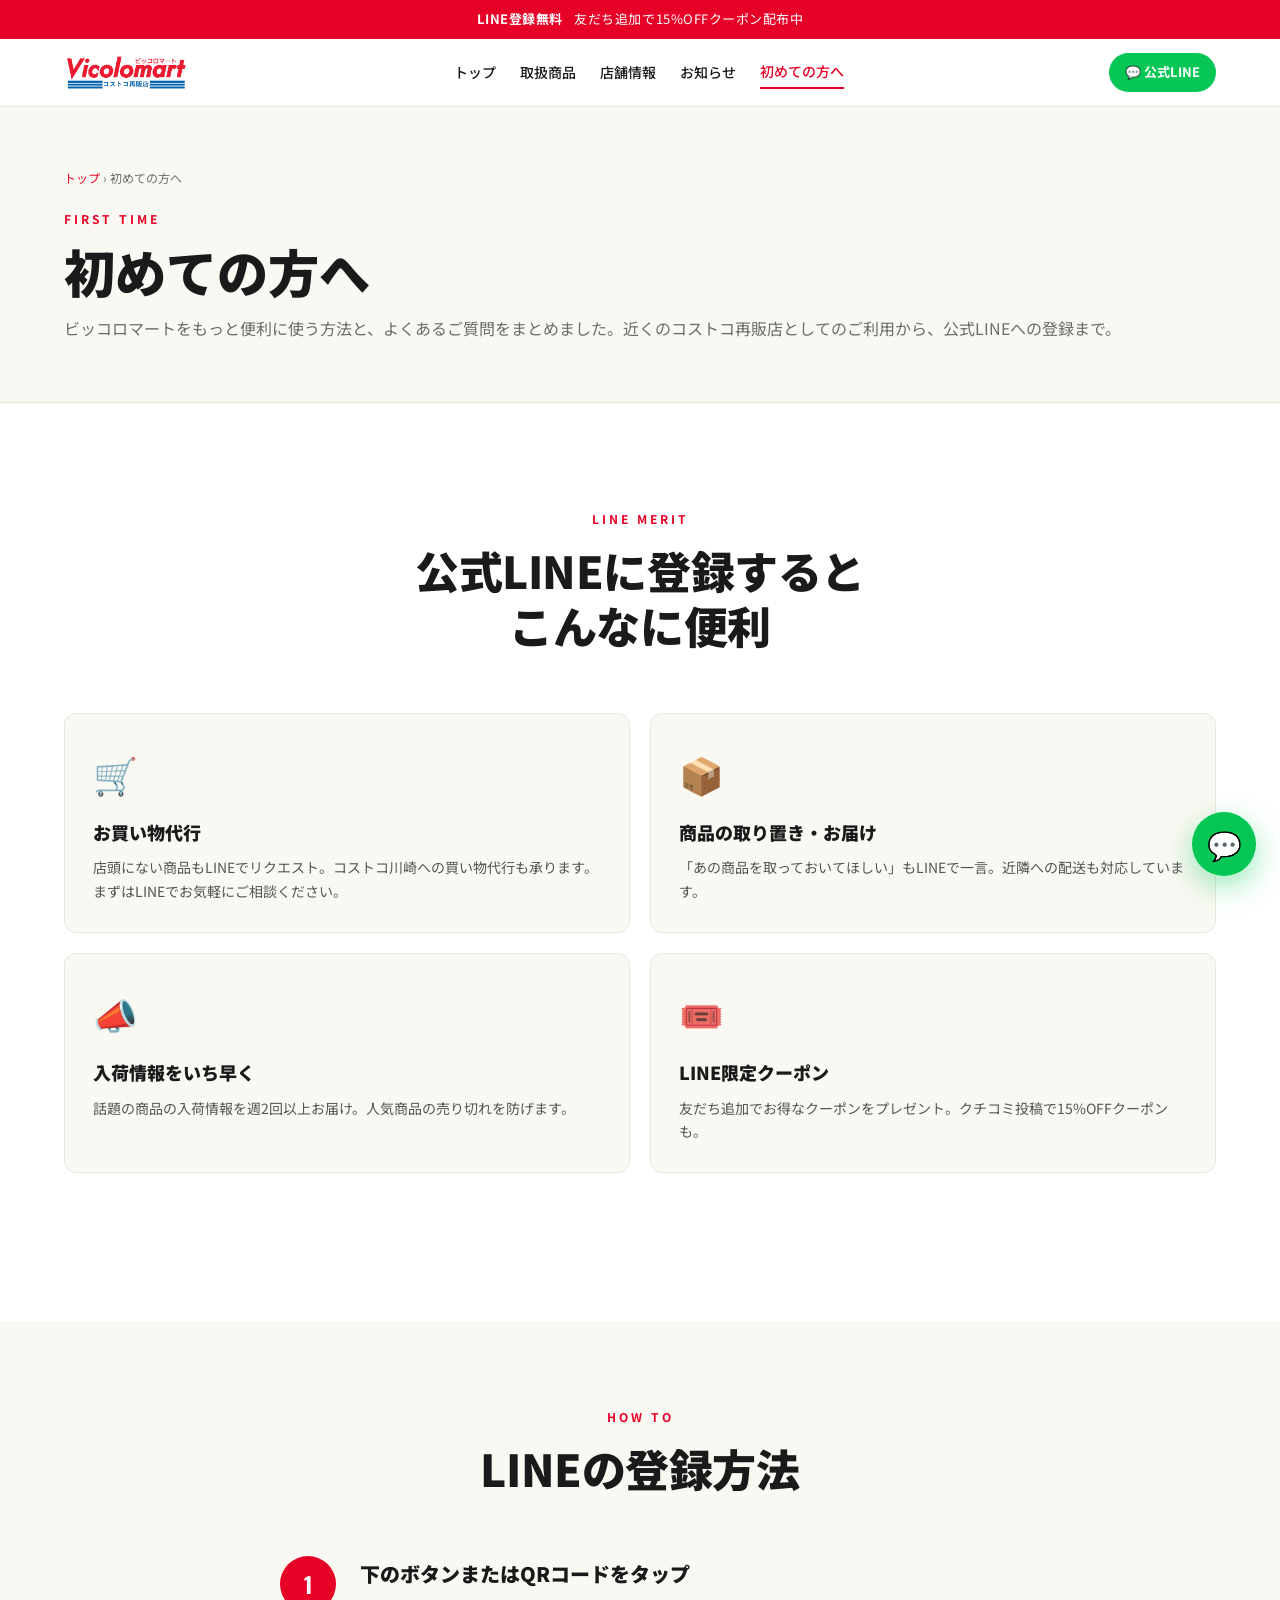
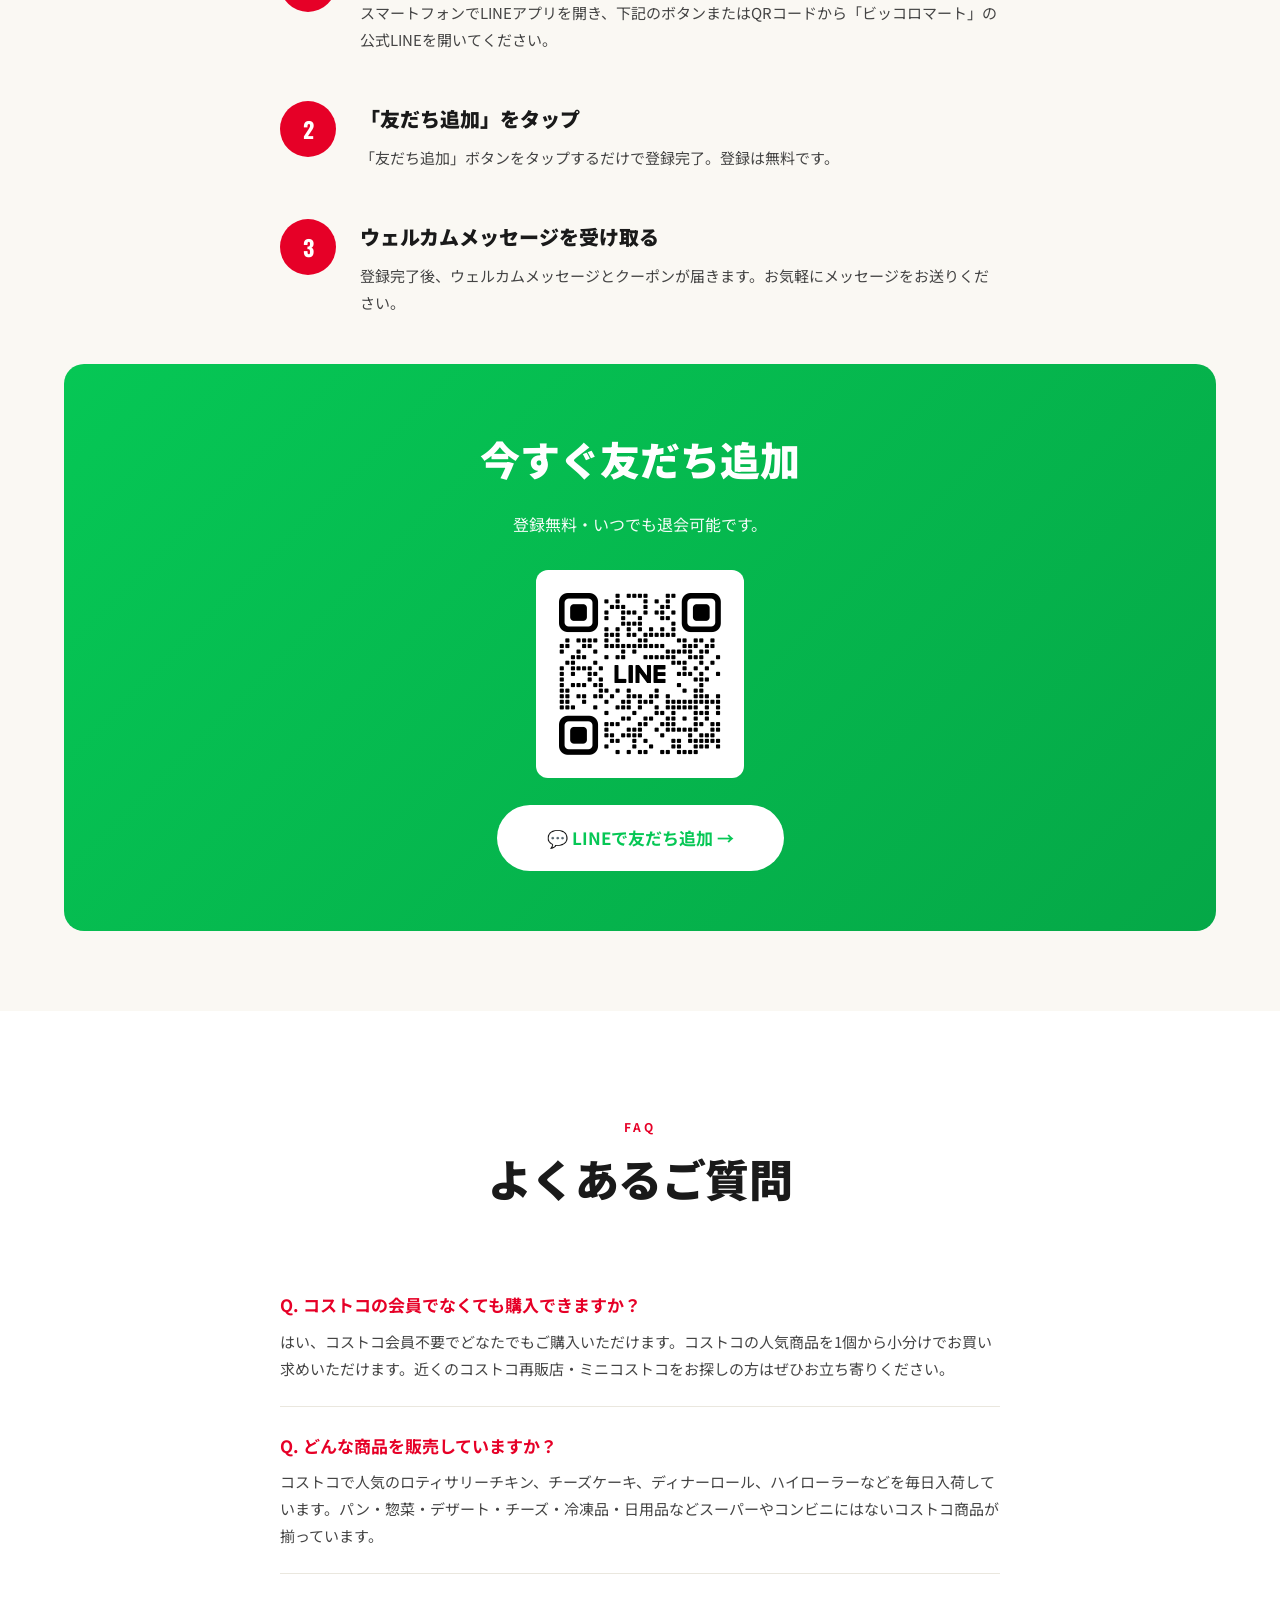
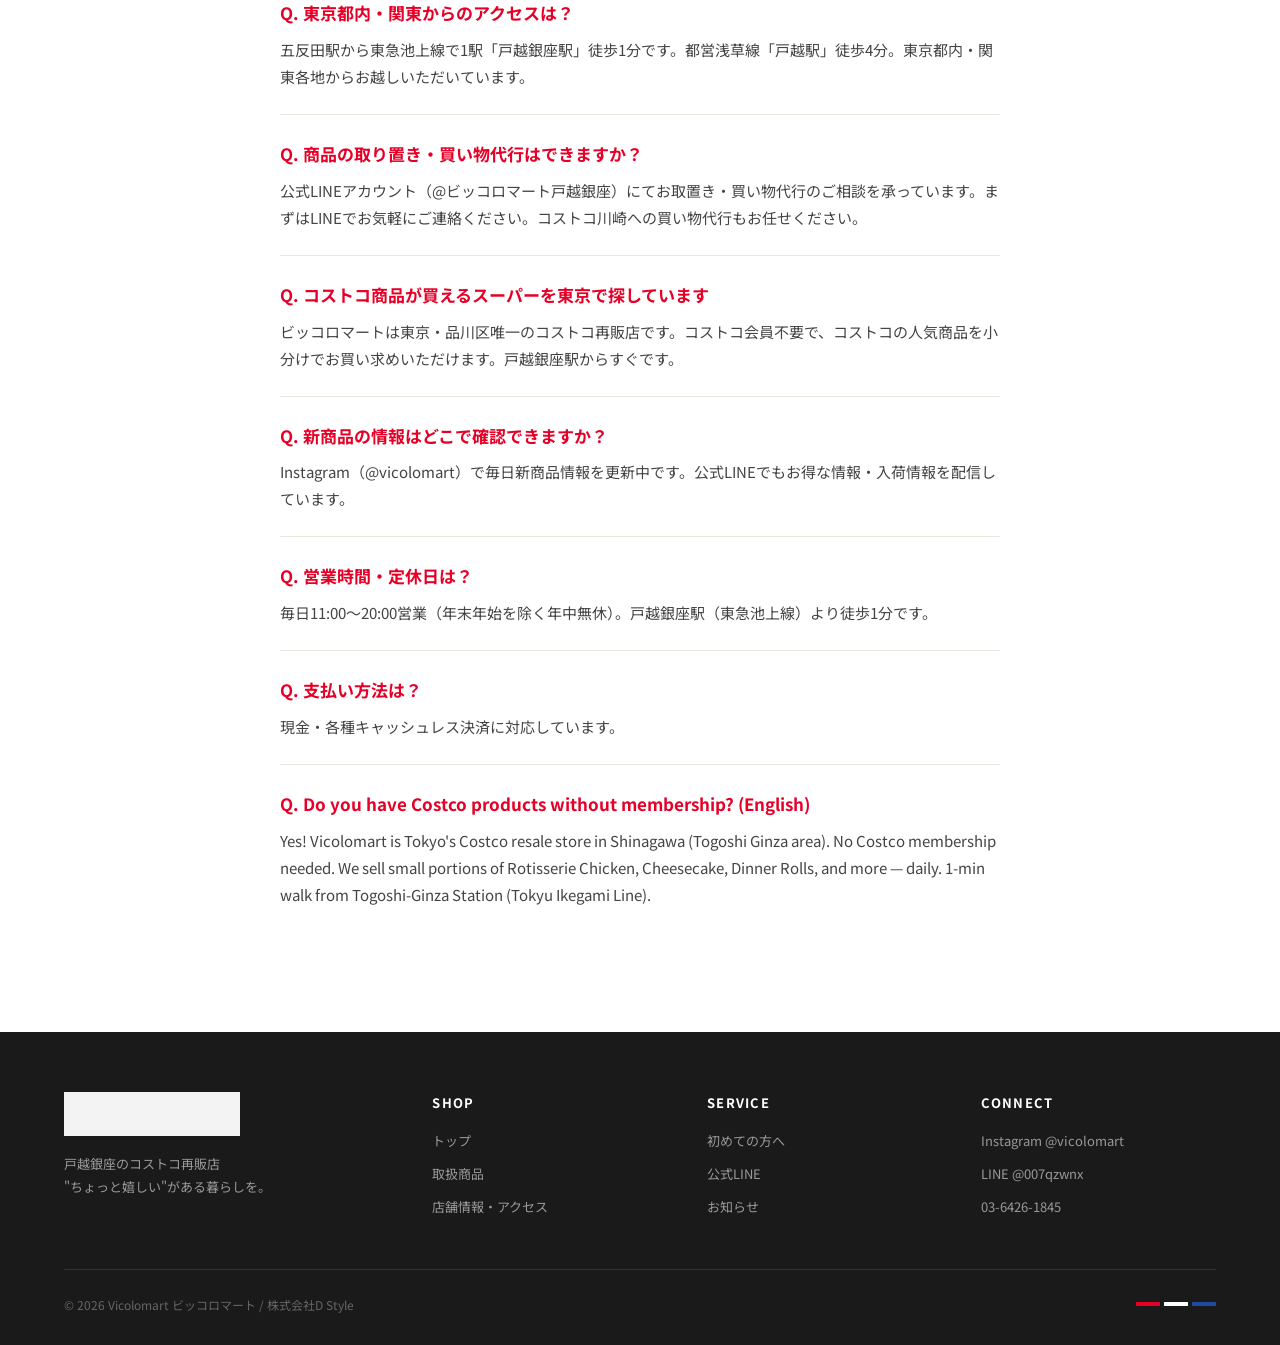
<file: guide.html>
<!DOCTYPE html>
<html lang="ja">
<head>
<meta charset="UTF-8">
<meta name="viewport" content="width=device-width, initial-scale=1.0">
<title>初めての方へ・LINE登録ガイド | ビッコロマート｜戸越銀座のコストコ再販店</title>
<meta name="description" content="戸越銀座の近くのコストコ再販店「ビッコロマート」のよくある質問とLINE登録ガイド。コストコ会員不要・小分け販売。買い物代行・お届けもLINEで完結。">
<meta property="og:title" content="初めての方へ・LINE登録ガイド | ビッコロマート">
<meta property="og:url" content="https://vicolomart.netlify.app/guide.html">
<link rel="canonical" href="https://vicolomart.netlify.app/guide.html">
<link rel="preconnect" href="https://fonts.googleapis.com">
<link href="https://fonts.googleapis.com/css2?family=Noto+Sans+JP:wght@400;500;700;900&family=Oswald:wght@500;700&display=swap" rel="stylesheet">
<link rel="stylesheet" href="assets/css/style.css">
<style>
  .steps{max-width:720px;margin:0 auto;counter-reset:step}
  .step{display:grid;grid-template-columns:56px 1fr;gap:24px;margin-bottom:48px;align-items:start}
  .step-num{width:56px;height:56px;background:var(--red);color:#fff;border-radius:50%;display:flex;align-items:center;justify-content:center;font-family:'Oswald',sans-serif;font-size:22px;font-weight:700;flex-shrink:0}
  .step-body h3{font-size:20px;font-weight:900;margin-bottom:8px}
  .step-body p{font-size:15px;color:#444;line-height:1.8}
  .merit-grid{display:grid;grid-template-columns:repeat(2,1fr);gap:20px;margin:48px 0}
  .merit-card{background:var(--cream);border:1px solid var(--line-c);border-radius:12px;padding:28px}
  .merit-card .merit-icon{font-size:36px;margin-bottom:12px}
  .merit-card h3{font-size:18px;font-weight:900;margin-bottom:8px}
  .merit-card p{font-size:14px;color:#555;line-height:1.7}
  .line-hero{background:linear-gradient(135deg,var(--line-green) 0%,#05a847 100%);color:#fff;border-radius:20px;padding:60px;text-align:center}
  .line-hero h2{font-size:clamp(24px,4vw,40px);font-weight:900;margin-bottom:16px}
  .line-hero p{font-size:16px;opacity:0.95;margin-bottom:32px;max-width:500px;margin-left:auto;margin-right:auto}
  .line-hero .qr-wrap{background:#fff;display:inline-block;padding:14px;border-radius:12px;margin-bottom:20px}
  .line-hero .qr-wrap img{width:180px;height:180px;display:block}
  .line-hero .btn{background:#fff;color:var(--line-green);font-size:17px;padding:16px 48px;display:inline-flex}
  .faq{max-width:720px;margin:0 auto}
  .faq-item{border-bottom:1px solid var(--line-c);padding:24px 0}
  .faq-item:last-child{border-bottom:none}
  .faq-item dt{font-size:17px;font-weight:700;color:var(--red);margin-bottom:8px}
  .faq-item dd{font-size:15px;color:#444;line-height:1.8}
  @media(max-width:880px){.merit-grid{grid-template-columns:1fr}.line-hero{padding:40px 24px}}
</style>
</head>
<body>
<div class="topbar"><strong>LINE登録無料</strong> 友だち追加で15%OFFクーポン配布中</div>
<header>
  <div class="nav">
    <a href="index.html" class="nav-logo"><img src="assets/images/logo-wide.png" alt="Vicolomart ビッコロマート"></a>
    <nav class="nav-links">
      <a href="index.html">トップ</a>
      <a href="products.html">取扱商品</a>
      <a href="store.html">店舗情報</a>
      <a href="news.html">お知らせ</a>
      <a href="guide.html" class="active">初めての方へ</a>
    </nav>
    <a href="https://line.me/R/ti/p/@007qzwnx" target="_blank" rel="noopener" class="nav-cta">💬 公式LINE</a>
    <button class="hamburger" aria-label="メニュー" onclick="this.closest('header').querySelector('.nav-links').classList.toggle('open')"><span></span><span></span><span></span></button>
  </div>
</header>

<div class="page-hero">
  <div class="container">
    <div class="breadcrumb"><a href="index.html">トップ</a> &rsaquo; 初めての方へ</div>
    <div class="eyebrow">FIRST TIME</div>
    <h1>初めての方へ</h1>
    <p>ビッコロマートをもっと便利に使う方法と、よくあるご質問をまとめました。近くのコストコ再販店としてのご利用から、公式LINEへの登録まで。</p>
  </div>
</div>

<section class="section">
  <div class="container">
    <div class="section-header">
      <div class="eyebrow">LINE MERIT</div>
      <h2 class="section-title">公式LINEに登録すると<br>こんなに便利</h2>
    </div>
    <div class="merit-grid">
      <div class="merit-card"><div class="merit-icon">🛒</div><h3>お買い物代行</h3><p>店頭にない商品もLINEでリクエスト。コストコ川崎への買い物代行も承ります。まずはLINEでお気軽にご相談ください。</p></div>
      <div class="merit-card"><div class="merit-icon">📦</div><h3>商品の取り置き・お届け</h3><p>「あの商品を取っておいてほしい」もLINEで一言。近隣への配送も対応しています。</p></div>
      <div class="merit-card"><div class="merit-icon">📣</div><h3>入荷情報をいち早く</h3><p>話題の商品の入荷情報を週2回以上お届け。人気商品の売り切れを防げます。</p></div>
      <div class="merit-card"><div class="merit-icon">🎟️</div><h3>LINE限定クーポン</h3><p>友だち追加でお得なクーポンをプレゼント。クチコミ投稿で15%OFFクーポンも。</p></div>
    </div>
  </div>
</section>

<section class="section" style="background:var(--cream);padding:80px 0">
  <div class="container">
    <div class="section-header">
      <div class="eyebrow">HOW TO</div>
      <h2 class="section-title">LINEの登録方法</h2>
    </div>
    <div class="steps">
      <div class="step">
        <div class="step-num">1</div>
        <div class="step-body">
          <h3>下のボタンまたはQRコードをタップ</h3>
          <p>スマートフォンでLINEアプリを開き、下記のボタンまたはQRコードから「ビッコロマート」の公式LINEを開いてください。</p>
        </div>
      </div>
      <div class="step">
        <div class="step-num">2</div>
        <div class="step-body">
          <h3>「友だち追加」をタップ</h3>
          <p>「友だち追加」ボタンをタップするだけで登録完了。登録は無料です。</p>
        </div>
      </div>
      <div class="step">
        <div class="step-num">3</div>
        <div class="step-body">
          <h3>ウェルカムメッセージを受け取る</h3>
          <p>登録完了後、ウェルカムメッセージとクーポンが届きます。お気軽にメッセージをお送りください。</p>
        </div>
      </div>
    </div>

    <div class="line-hero" style="margin-top:48px">
      <h2>今すぐ友だち追加</h2>
      <p>登録無料・いつでも退会可能です。</p>
      <div class="qr-wrap"><img src="assets/images/line-qr.png" alt="LINE公式 QRコード" width="180" height="180"></div>
      <br>
      <a href="https://line.me/R/ti/p/@007qzwnx" target="_blank" rel="noopener" class="btn">💬 LINEで友だち追加 →</a>
    </div>
  </div>
</section>

<section class="section">
  <div class="container">
    <div class="section-header">
      <div class="eyebrow">FAQ</div>
      <h2 class="section-title">よくあるご質問</h2>
    </div>
    <dl class="faq">
      <div class="faq-item">
        <dt>Q. コストコの会員でなくても購入できますか？</dt>
        <dd>はい、コストコ会員不要でどなたでもご購入いただけます。コストコの人気商品を1個から小分けでお買い求めいただけます。近くのコストコ再販店・ミニコストコをお探しの方はぜひお立ち寄りください。</dd>
      </div>
      <div class="faq-item">
        <dt>Q. どんな商品を販売していますか？</dt>
        <dd>コストコで人気のロティサリーチキン、チーズケーキ、ディナーロール、ハイローラーなどを毎日入荷しています。パン・惣菜・デザート・チーズ・冷凍品・日用品などスーパーやコンビニにはないコストコ商品が揃っています。</dd>
      </div>
      <div class="faq-item">
        <dt>Q. 東京都内・関東からのアクセスは？</dt>
        <dd>五反田駅から東急池上線で1駅「戸越銀座駅」徒歩1分です。都営浅草線「戸越駅」徒歩4分。東京都内・関東各地からお越しいただいています。</dd>
      </div>
      <div class="faq-item">
        <dt>Q. 商品の取り置き・買い物代行はできますか？</dt>
        <dd>公式LINEアカウント（@ビッコロマート戸越銀座）にてお取置き・買い物代行のご相談を承っています。まずはLINEでお気軽にご連絡ください。コストコ川崎への買い物代行もお任せください。</dd>
      </div>
      <div class="faq-item">
        <dt>Q. コストコ商品が買えるスーパーを東京で探しています</dt>
        <dd>ビッコロマートは東京・品川区唯一のコストコ再販店です。コストコ会員不要で、コストコの人気商品を小分けでお買い求めいただけます。戸越銀座駅からすぐです。</dd>
      </div>
      <div class="faq-item">
        <dt>Q. 新商品の情報はどこで確認できますか？</dt>
        <dd>Instagram（@vicolomart）で毎日新商品情報を更新中です。公式LINEでもお得な情報・入荷情報を配信しています。</dd>
      </div>
      <div class="faq-item">
        <dt>Q. 営業時間・定休日は？</dt>
        <dd>毎日11:00〜20:00営業（年末年始を除く年中無休）。戸越銀座駅（東急池上線）より徒歩1分です。</dd>
      </div>
      <div class="faq-item">
        <dt>Q. 支払い方法は？</dt>
        <dd>現金・各種キャッシュレス決済に対応しています。</dd>
      </div>
      <div class="faq-item" lang="en">
        <dt>Q. Do you have Costco products without membership? (English)</dt>
        <dd>Yes! Vicolomart is Tokyo's Costco resale store in Shinagawa (Togoshi Ginza area). No Costco membership needed. We sell small portions of Rotisserie Chicken, Cheesecake, Dinner Rolls, and more — daily. 1-min walk from Togoshi-Ginza Station (Tokyu Ikegami Line).</dd>
      </div>
    </dl>
  </div>
</section>

<footer>
  <div class="container">
    <div class="footer-grid">
      <div class="footer-brand">
        <img src="assets/images/logo-wide.png" alt="Vicolomart ビッコロマート" width="176">
        <p>戸越銀座のコストコ再販店<br>"ちょっと嬉しい"がある暮らしを。</p>
      </div>
      <div class="footer-col"><h4>SHOP</h4><a href="index.html">トップ</a><a href="products.html">取扱商品</a><a href="store.html">店舗情報・アクセス</a></div>
      <div class="footer-col"><h4>SERVICE</h4><a href="guide.html">初めての方へ</a><a href="https://line.me/R/ti/p/@007qzwnx" target="_blank" rel="noopener">公式LINE</a><a href="news.html">お知らせ</a></div>
      <div class="footer-col"><h4>CONNECT</h4><a href="https://instagram.com/vicolomart" target="_blank" rel="noopener">Instagram @vicolomart</a><a href="https://line.me/R/ti/p/@007qzwnx" target="_blank" rel="noopener">LINE @007qzwnx</a><a href="tel:0364261845">03-6426-1845</a></div>
    </div>
    <div class="footer-bottom">
      <span>© 2026 Vicolomart ビッコロマート / 株式会社D Style</span>
      <div class="footer-tricolore"><span class="r"></span><span class="w"></span><span class="b"></span></div>
    </div>
  </div>
</footer>

<a href="https://line.me/R/ti/p/@007qzwnx" target="_blank" rel="noopener" class="fab" title="LINEで注文・お問い合わせ">💬</a>

<script type="application/ld+json">
{
  "@context": "https://schema.org",
  "@type": "LocalBusiness",
  "name": "ビッコロマート",
  "url": "https://vicolomart.netlify.app/",
  "telephone": "03-6426-1845",
  "address": {
    "@type": "PostalAddress",
    "streetAddress": "平塚2-15-12",
    "addressLocality": "品川区",
    "addressRegion": "東京都",
    "postalCode": "142-0051",
    "addressCountry": "JP"
  }
}
</script>
</body>
</html>
</file>
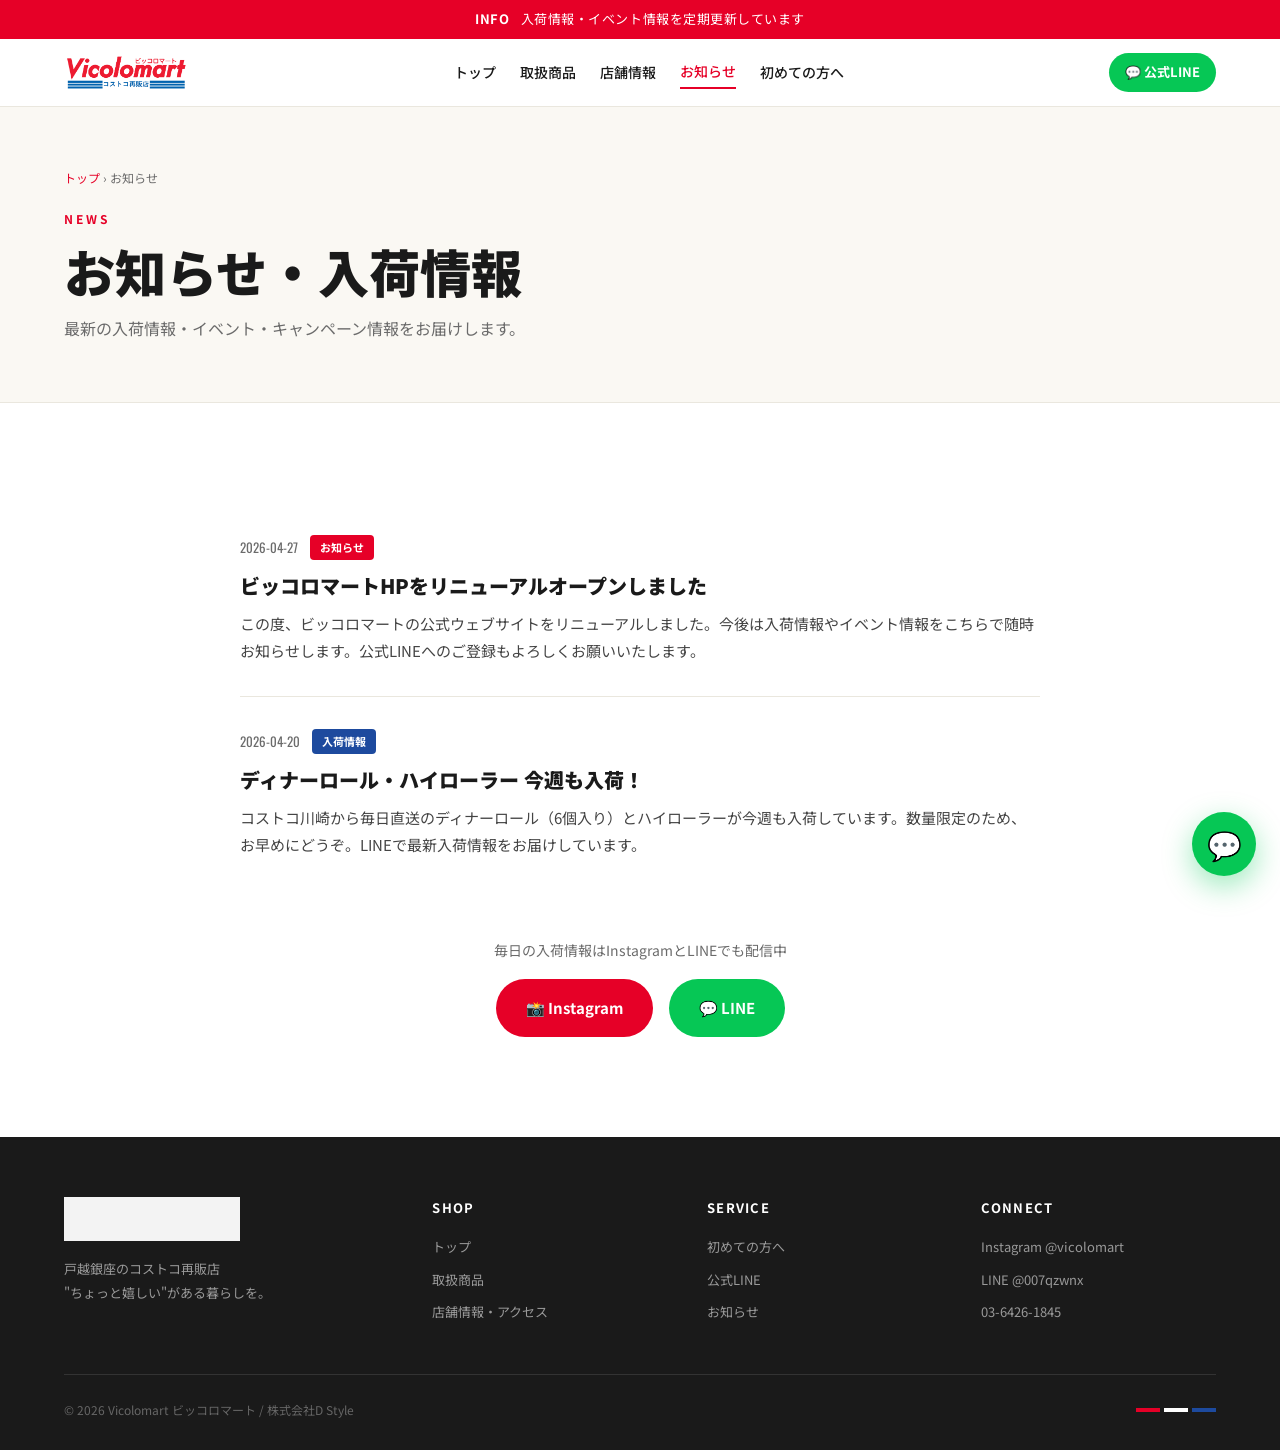
<file: news.html>
<!DOCTYPE html>
<html lang="ja">
<head>
<meta charset="UTF-8">
<meta name="viewport" content="width=device-width, initial-scale=1.0">
<title>お知らせ | ビッコロマート｜戸越銀座のコストコ再販店</title>
<meta name="description" content="戸越銀座の近くのコストコ再販店「ビッコロマート」からのお知らせ・入荷情報。コストコ川崎から毎日直送の最新情報を定期更新。">
<meta property="og:title" content="お知らせ | ビッコロマート">
<meta property="og:url" content="https://vicolomart.netlify.app/news.html">
<link rel="canonical" href="https://vicolomart.netlify.app/news.html">
<link rel="preconnect" href="https://fonts.googleapis.com">
<link href="https://fonts.googleapis.com/css2?family=Noto+Sans+JP:wght@400;500;700;900&family=Oswald:wght@500;700&display=swap" rel="stylesheet">
<link rel="stylesheet" href="assets/css/style.css">
<style>
  .news-list{max-width:800px;margin:0 auto}
  .news-item{border-bottom:1px solid var(--line-c);padding:32px 0}
  .news-item:last-child{border-bottom:none}
  .news-meta{display:flex;align-items:center;gap:12px;margin-bottom:12px}
  .news-date{font-size:13px;color:var(--gray);font-family:'Oswald',sans-serif}
  .news-cat{display:inline-block;background:var(--red);color:#fff;font-size:11px;font-weight:700;padding:3px 10px;border-radius:4px}
  .news-cat.arrivals{background:var(--blue)}
  .news-cat.event{background:var(--line-green)}
  .news-item h2{font-size:20px;font-weight:900;margin-bottom:10px;line-height:1.4}
  .news-item p{font-size:15px;color:#444;line-height:1.8}
  #news-loading{text-align:center;padding:60px;color:var(--gray)}
</style>
</head>
<body>
<div class="topbar"><strong>INFO</strong> 入荷情報・イベント情報を定期更新しています</div>
<header>
  <div class="nav">
    <a href="index.html" class="nav-logo"><img src="assets/images/logo-wide.png" alt="Vicolomart ビッコロマート"></a>
    <nav class="nav-links">
      <a href="index.html">トップ</a>
      <a href="products.html">取扱商品</a>
      <a href="store.html">店舗情報</a>
      <a href="news.html" class="active">お知らせ</a>
      <a href="guide.html">初めての方へ</a>
    </nav>
    <a href="https://line.me/R/ti/p/@007qzwnx" target="_blank" rel="noopener" class="nav-cta">💬 公式LINE</a>
    <button class="hamburger" aria-label="メニュー" onclick="this.closest('header').querySelector('.nav-links').classList.toggle('open')"><span></span><span></span><span></span></button>
  </div>
</header>

<div class="page-hero">
  <div class="container">
    <div class="breadcrumb"><a href="index.html">トップ</a> &rsaquo; お知らせ</div>
    <div class="eyebrow">NEWS</div>
    <h1>お知らせ・入荷情報</h1>
    <p>最新の入荷情報・イベント・キャンペーン情報をお届けします。</p>
  </div>
</div>

<section class="section">
  <div class="container">
    <div class="news-list" id="news-list">
      <div id="news-loading">読み込み中...</div>
    </div>
    <div style="text-align:center;margin-top:48px">
      <p style="font-size:14px;color:var(--gray);margin-bottom:16px">毎日の入荷情報はInstagramとLINEでも配信中</p>
      <a href="https://instagram.com/vicolomart" target="_blank" rel="noopener" class="btn btn-primary" style="margin-right:12px">📸 Instagram</a>
      <a href="https://line.me/R/ti/p/@007qzwnx" target="_blank" rel="noopener" class="btn btn-line">💬 LINE</a>
    </div>
  </div>
</section>

<footer>
  <div class="container">
    <div class="footer-grid">
      <div class="footer-brand">
        <img src="assets/images/logo-wide.png" alt="Vicolomart ビッコロマート" width="176">
        <p>戸越銀座のコストコ再販店<br>"ちょっと嬉しい"がある暮らしを。</p>
      </div>
      <div class="footer-col"><h4>SHOP</h4><a href="index.html">トップ</a><a href="products.html">取扱商品</a><a href="store.html">店舗情報・アクセス</a></div>
      <div class="footer-col"><h4>SERVICE</h4><a href="guide.html">初めての方へ</a><a href="https://line.me/R/ti/p/@007qzwnx" target="_blank" rel="noopener">公式LINE</a><a href="news.html">お知らせ</a></div>
      <div class="footer-col"><h4>CONNECT</h4><a href="https://instagram.com/vicolomart" target="_blank" rel="noopener">Instagram @vicolomart</a><a href="https://line.me/R/ti/p/@007qzwnx" target="_blank" rel="noopener">LINE @007qzwnx</a><a href="tel:0364261845">03-6426-1845</a></div>
    </div>
    <div class="footer-bottom">
      <span>© 2026 Vicolomart ビッコロマート / 株式会社D Style</span>
      <div class="footer-tricolore"><span class="r"></span><span class="w"></span><span class="b"></span></div>
    </div>
  </div>
</footer>

<a href="https://line.me/R/ti/p/@007qzwnx" target="_blank" rel="noopener" class="fab" title="LINEで注文・お問い合わせ">💬</a>

<script>
const catMap = { 'お知らせ': '', '入荷情報': 'arrivals', 'イベント': 'event', 'キャンペーン': 'event' };

fetch('data/news.json')
  .then(r => r.json())
  .then(items => {
    const list = document.getElementById('news-list');
    list.innerHTML = items.map(item => {
      const cls = catMap[item.category] || '';
      return '<div class="news-item">' +
        '<div class="news-meta">' +
        '<span class="news-date">' + item.date + '</span>' +
        '<span class="news-cat ' + cls + '">' + item.category + '</span>' +
        '</div>' +
        '<h2>' + item.title + '</h2>' +
        '<p>' + item.body + '</p>' +
        '</div>';
    }).join('');
  })
  .catch(() => {
    document.getElementById('news-loading').textContent = '記事を読み込めませんでした。';
  });
</script>
</body>
</html>
</file>
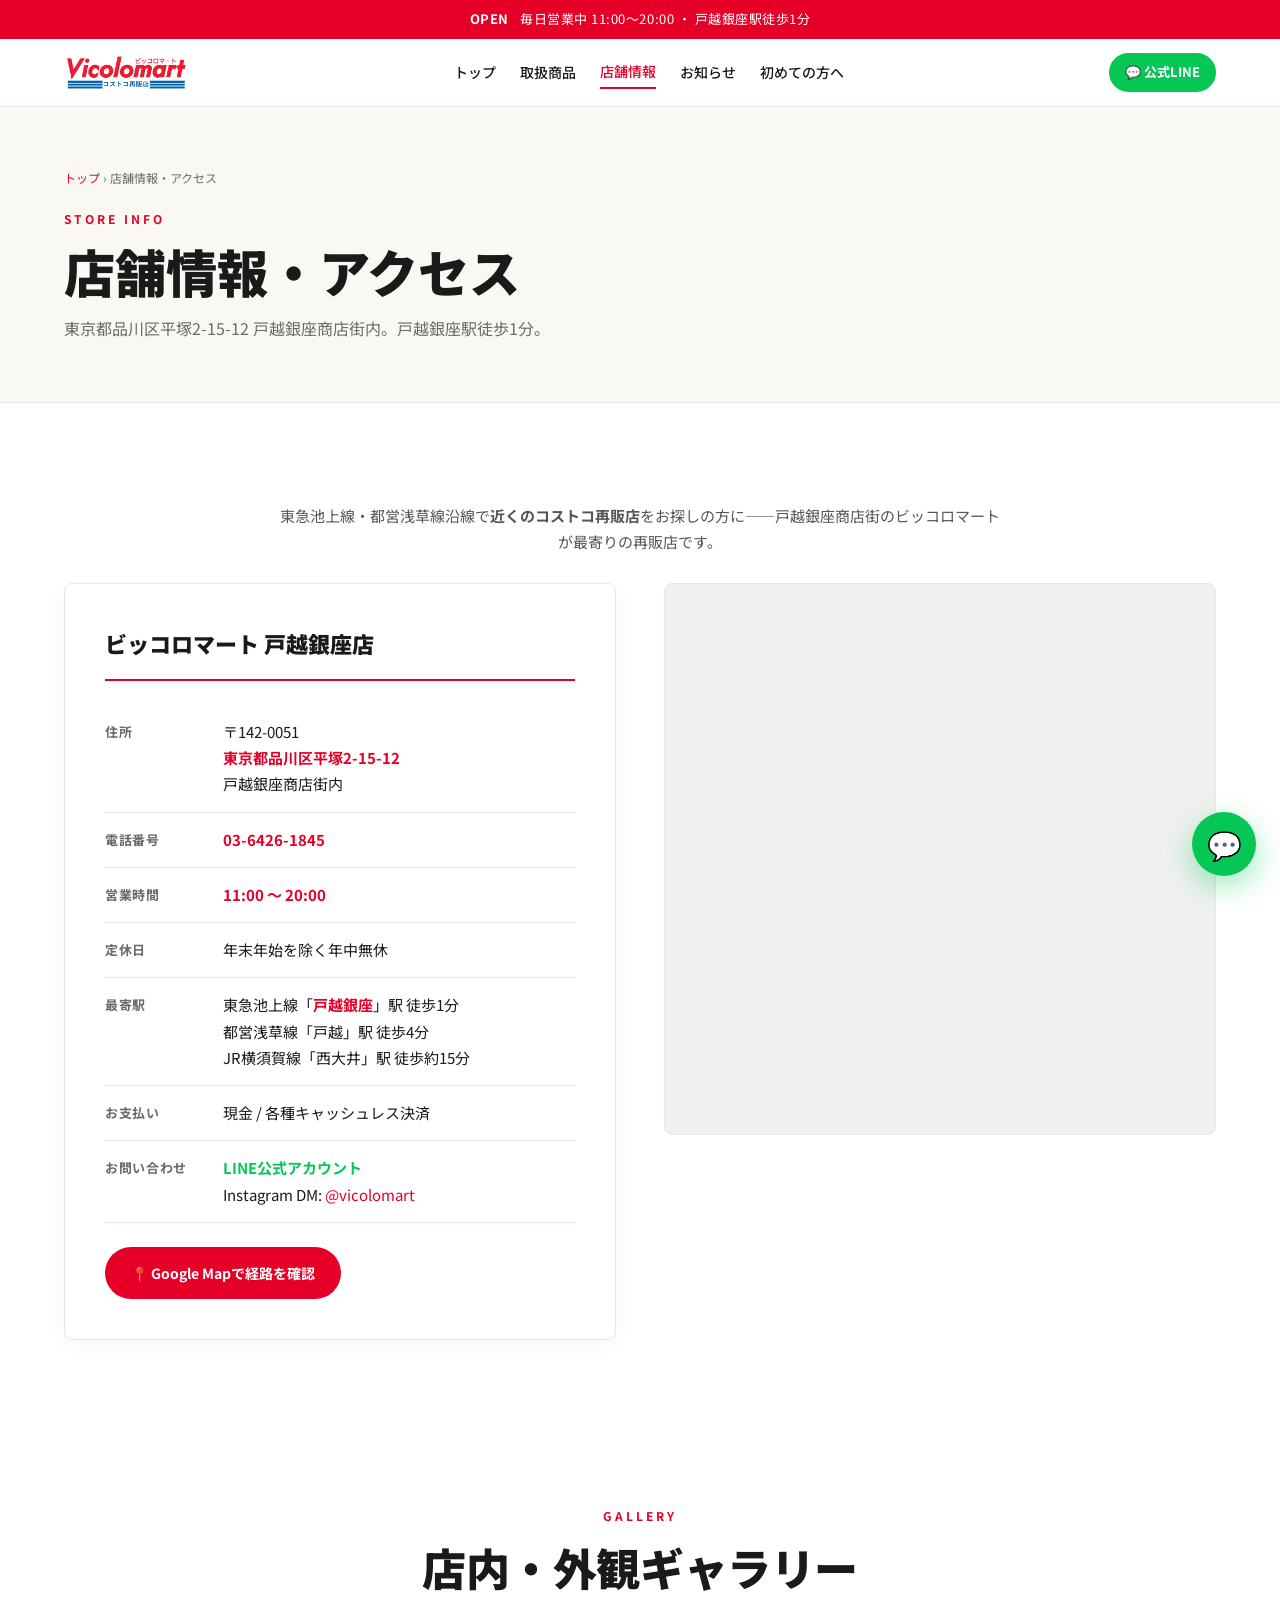
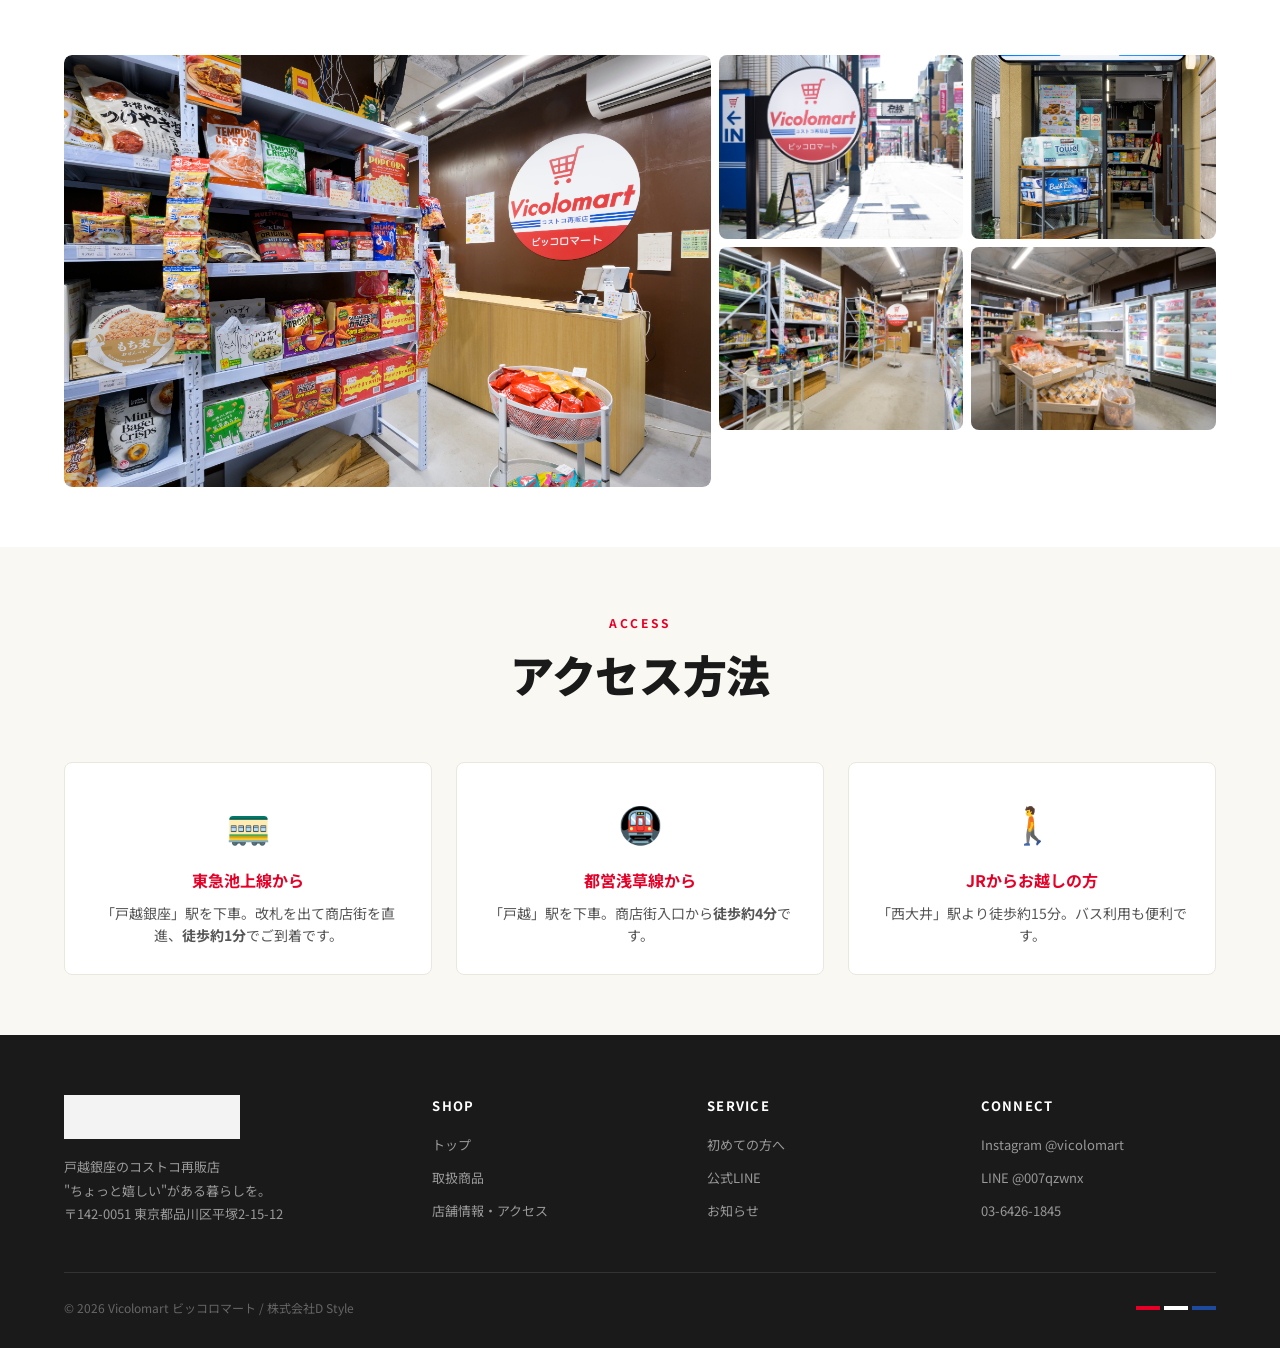
<file: store.html>
<!DOCTYPE html>
<html lang="ja">
<head>
<meta charset="UTF-8">
<meta name="viewport" content="width=device-width, initial-scale=1.0">
<title>店舗情報・アクセス | ビッコロマート｜戸越銀座のコストコ再販店</title>
<meta name="description" content="東京・戸越銀座の近くのコストコ再販店「ビッコロマート」（品川区平塚2-15-12）。営業時間11:00〜20:00・年末年始を除く年中無休。戸越エリアのスーパーとしてもぜひ。戸越銀座駅徒歩1分・電話03-6426-1845。">
<meta property="og:title" content="店舗情報・アクセス | ビッコロマート">
<meta property="og:description" content="東京都品川区平塚2-15-12 戸越銀座商店街内。戸越銀座駅徒歩1分。営業時間11:00〜20:00。">
<meta property="og:url" content="https://vicolomart.netlify.app/store.html">
<meta property="og:image" content="https://vicolomart.netlify.app/assets/images/logo-wide.png">
<link rel="canonical" href="https://vicolomart.netlify.app/store.html">
<link rel="preconnect" href="https://fonts.googleapis.com">
<link href="https://fonts.googleapis.com/css2?family=Noto+Sans+JP:wght@400;500;700;900&family=Oswald:wght@500;700&display=swap" rel="stylesheet">
<link rel="stylesheet" href="assets/css/style.css">
<style>
  .store-grid{display:grid;grid-template-columns:1fr 1fr;gap:48px;align-items:start}
  .store-info-card{background:#fff;padding:40px;border-radius:8px;box-shadow:0 4px 20px rgba(0,0,0,0.04);border:1px solid var(--line-c)}
  .store-info-card h2{font-size:22px;font-weight:900;margin-bottom:24px;padding-bottom:16px;border-bottom:2px solid var(--red)}
  .info-row{display:grid;grid-template-columns:110px 1fr;padding:14px 0;border-bottom:1px solid var(--line-c);font-size:15px;gap:8px}
  .info-row:last-child{border-bottom:none}
  .info-label{font-weight:700;color:var(--gray);font-size:13px;letter-spacing:0.05em;padding-top:2px}
  .info-value strong{color:var(--red)}
  .map-wrap{aspect-ratio:1/1;background:#f0f0f0;border-radius:8px;overflow:hidden;border:1px solid var(--line-c)}
  .map-wrap iframe{width:100%;height:100%;border:0}
  .access-section{background:var(--cream);padding:60px 0}
  .access-grid{display:grid;grid-template-columns:repeat(3,1fr);gap:24px;margin-top:40px}
  .access-card{background:#fff;padding:28px;border-radius:8px;border:1px solid var(--line-c);text-align:center}
  .access-card .icon{font-size:36px;margin-bottom:12px}
  .access-card h3{font-size:16px;font-weight:700;margin-bottom:8px;color:var(--red)}
  .access-card p{font-size:14px;color:#555;line-height:1.6}
    .gallery-grid{display:grid;grid-template-columns:1.3fr 1fr;gap:8px;margin-top:0}
  .gallery-main{overflow:hidden;border-radius:8px;grid-row:span 2}
  .gallery-main img{width:100%;height:100%;object-fit:cover;display:block;border-radius:8px}
  .gallery-sub{display:grid;grid-template-columns:1fr 1fr;gap:8px}
  .gallery-sub a{overflow:hidden;border-radius:8px;display:block}
  .gallery-sub img{width:100%;aspect-ratio:4/3;object-fit:cover;display:block;transition:transform 0.4s}
  .gallery-sub a:hover img{transform:scale(1.04)}
  .gallery-main a{display:block;height:100%}
  .gallery-main a:hover img{transform:scale(1.03);transition:transform 0.4s}
  @media(max-width:880px){.gallery-grid{grid-template-columns:1fr;height:auto}}
  @media(max-width:880px){.store-grid,.access-grid{grid-template-columns:1fr}.map-wrap{aspect-ratio:4/3}.store-info-card{padding:24px}}
</style>
</head>
<body>
<div class="topbar"><strong>OPEN</strong> 毎日営業中 11:00〜20:00 ・ 戸越銀座駅徒歩1分</div>
<header>
  <div class="nav">
    <a href="index.html" class="nav-logo"><img src="assets/images/logo-wide.png" alt="Vicolomart ビッコロマート"></a>
    <nav class="nav-links">
      <a href="index.html">トップ</a>
      <a href="products.html">取扱商品</a>
      <a href="store.html" class="active">店舗情報</a>
      <a href="news.html">お知らせ</a>
      <a href="guide.html">初めての方へ</a>
    </nav>
    <a href="https://line.me/R/ti/p/@007qzwnx" target="_blank" rel="noopener" class="nav-cta">💬 公式LINE</a>
    <button class="hamburger" aria-label="メニュー" onclick="this.closest('header').querySelector('.nav-links').classList.toggle('open')"><span></span><span></span><span></span></button>
  </div>
</header>

<div class="page-hero">
  <div class="container">
    <div class="breadcrumb"><a href="index.html">トップ</a> &rsaquo; 店舗情報・アクセス</div>
    <div class="eyebrow">STORE INFO</div>
    <h1>店舗情報・アクセス</h1>
    <p>東京都品川区平塚2-15-12 戸越銀座商店街内。戸越銀座駅徒歩1分。</p>
  </div>
</div>

<section class="section">
  <div class="container">
    <p style="max-width:720px;margin:0 auto 28px;text-align:center;font-size:15px;color:#555">東急池上線・都営浅草線沿線で<strong>近くのコストコ再販店</strong>をお探しの方に——戸越銀座商店街のビッコロマートが最寄りの再販店です。</p><div class="store-grid">
      <div class="store-info-card">
        <h2>ビッコロマート 戸越銀座店</h2>
        <div class="info-row">
          <div class="info-label">住所</div>
          <div class="info-value">
            〒142-0051<br>
            <strong>東京都品川区平塚2-15-12</strong><br>
            戸越銀座商店街内
          </div>
        </div>
        <div class="info-row">
          <div class="info-label">電話番号</div>
          <div class="info-value"><a href="tel:0364261845" style="color:var(--red);font-weight:700">03-6426-1845</a></div>
        </div>
        <div class="info-row">
          <div class="info-label">営業時間</div>
          <div class="info-value"><strong>11:00 〜 20:00</strong></div>
        </div>
        <div class="info-row">
          <div class="info-label">定休日</div>
          <div class="info-value">年末年始を除く年中無休</div>
        </div>
        <div class="info-row">
          <div class="info-label">最寄駅</div>
          <div class="info-value">
            東急池上線「<strong>戸越銀座</strong>」駅 徒歩1分<br>
            都営浅草線「戸越」駅 徒歩4分<br>
            JR横須賀線「西大井」駅 徒歩約15分
          </div>
        </div>
        <div class="info-row">
          <div class="info-label">お支払い</div>
          <div class="info-value">現金 / 各種キャッシュレス決済</div>
        </div>
        <div class="info-row">
          <div class="info-label">お問い合わせ</div>
          <div class="info-value">
            <a href="https://line.me/R/ti/p/@007qzwnx" target="_blank" rel="noopener" style="color:var(--line-green);font-weight:700">LINE公式アカウント</a><br>
            Instagram DM: <a href="https://instagram.com/vicolomart" target="_blank" rel="noopener" style="color:var(--red)">@vicolomart</a>
          </div>
        </div>
        <div style="margin-top:24px">
          <a href="https://www.google.com/maps/search/?api=1&query=東京都品川区平塚2-15-12" target="_blank" rel="noopener" class="btn btn-primary" style="font-size:14px;padding:12px 24px">📍 Google Mapで経路を確認</a>
        </div>
      </div>
      <div class="map-wrap">
        <iframe
          src="https://maps.google.com/maps?q=%E6%9D%B1%E4%BA%AC%E9%83%BD%E5%93%81%E5%B7%9D%E5%8C%BA%E5%B9%B3%E5%A1%9A2-15-12+%E3%83%93%E3%83%83%E3%82%B3%E3%83%AD%E3%83%9E%E3%83%BC%E3%83%88&hl=ja&output=embed"
          width="600" height="450" style="border:0" allowfullscreen="" loading="lazy"
          referrerpolicy="no-referrer-when-downgrade"
          title="ビッコロマート 戸越銀座店 地図"></iframe>
      </div>
    </div>
  </div>
</section>


<section class="section" style="padding:60px 0">
  <div class="container">
    <div class="section-header">
      <div class="eyebrow">GALLERY</div>
      <h2 class="section-title">店内・外観ギャラリー</h2>
    </div>
    <div class="gallery-grid">
      <div class="gallery-main"><a href="assets/images/store/store-interior-1.jpg" target="_blank"><img src="assets/images/store/store-interior-1.jpg" alt="ビッコロマート店内（棚・レジカウンター）" loading="lazy"></a></div>
      <div class="gallery-sub">
        <a href="assets/images/store/store-sign.jpg" target="_blank"><img src="assets/images/store/store-sign.jpg" alt="ビッコロマート看板・戸越銀座商店街" loading="lazy"></a>
        <a href="assets/images/store/store-front.jpg" target="_blank"><img src="assets/images/store/store-front.jpg" alt="ビッコロマート正面入口" loading="lazy"></a>
        <a href="assets/images/store/store-interior-2.jpg" target="_blank"><img src="assets/images/store/store-interior-2.jpg" alt="店内通路" loading="lazy"></a>
        <a href="assets/images/store/store-interior-3.jpg" target="_blank"><img src="assets/images/store/store-interior-3.jpg" alt="冷凍・冷蔵コーナー" loading="lazy"></a>
      </div>
    </div>
  </div>
</section>
<section class="access-section">
  <div class="container">
    <div class="section-header">
      <div class="eyebrow">ACCESS</div>
      <h2 class="section-title">アクセス方法</h2>
    </div>
    <div class="access-grid">
      <div class="access-card">
        <div class="icon">🚃</div>
        <h3>東急池上線から</h3>
        <p>「戸越銀座」駅を下車。改札を出て商店街を直進、<strong>徒歩約1分</strong>でご到着です。</p>
      </div>
      <div class="access-card">
        <div class="icon">🚇</div>
        <h3>都営浅草線から</h3>
        <p>「戸越」駅を下車。商店街入口から<strong>徒歩約4分</strong>です。</p>
      </div>
      <div class="access-card">
        <div class="icon">🚶</div>
        <h3>JRからお越しの方</h3>
        <p>「西大井」駅より徒歩約15分。バス利用も便利です。</p>
      </div>
    </div>
  </div>
</section>

<footer>
  <div class="container">
    <div class="footer-grid">
      <div class="footer-brand">
        <img src="assets/images/logo-wide.png" alt="Vicolomart ビッコロマート" width="176">
        <p>戸越銀座のコストコ再販店<br>"ちょっと嬉しい"がある暮らしを。<br>〒142-0051 東京都品川区平塚2-15-12</p>
      </div>
      <div class="footer-col"><h4>SHOP</h4><a href="index.html">トップ</a><a href="products.html">取扱商品</a><a href="store.html">店舗情報・アクセス</a></div>
      <div class="footer-col"><h4>SERVICE</h4><a href="guide.html">初めての方へ</a><a href="https://line.me/R/ti/p/@007qzwnx" target="_blank" rel="noopener">公式LINE</a><a href="news.html">お知らせ</a></div>
      <div class="footer-col"><h4>CONNECT</h4><a href="https://instagram.com/vicolomart" target="_blank" rel="noopener">Instagram @vicolomart</a><a href="https://line.me/R/ti/p/@007qzwnx" target="_blank" rel="noopener">LINE @007qzwnx</a><a href="tel:0364261845">03-6426-1845</a></div>
    </div>
    <div class="footer-bottom">
      <span>© 2026 Vicolomart ビッコロマート / 株式会社D Style</span>
      <div class="footer-tricolore"><span class="r"></span><span class="w"></span><span class="b"></span></div>
    </div>
  </div>
</footer>

<a href="https://line.me/R/ti/p/@007qzwnx" target="_blank" rel="noopener" class="fab" title="LINEで注文・お問い合わせ">💬</a>

<script type="application/ld+json">
{
  "@context": "https://schema.org",
  "@type": "LocalBusiness",
  "name": "ビッコロマート",
  "alternateName": "Vicolomart",
  "url": "https://vicolomart.netlify.app/",
  "telephone": "03-6426-1845",
  "address": {
    "@type": "PostalAddress",
    "streetAddress": "平塚2-15-12",
    "addressLocality": "品川区",
    "addressRegion": "東京都",
    "postalCode": "142-0051",
    "addressCountry": "JP"
  },
  "openingHoursSpecification": [{
    "@type": "OpeningHoursSpecification",
    "dayOfWeek": ["Monday","Tuesday","Wednesday","Thursday","Friday","Saturday","Sunday"],
    "opens": "11:00",
    "closes": "20:00"
  }],
  "hasMap": "https://www.google.com/maps/search/?api=1&query=東京都品川区平塚2-15-12"
}
</script>
</body>
</html>
</file>
<file: assets/css/style.css>
﻿:root {
  --red: #E60027;
  --red-dark: #B3001D;
  --blue: #1D4A9E;
  --blue-dark: #123576;
  --ink: #1a1a1a;
  --paper: #fff;
  --cream: #faf8f3;
  --gray: #6b6b6b;
  --line-c: #eae7de;
  --line-green: #06c755;
  --yellow: #fff385;
  --maxw: 1200px;
}
*, *::before, *::after { margin: 0; padding: 0; box-sizing: border-box; }
html { scroll-behavior: smooth; }
body { font-family: 'Noto Sans JP', -apple-system, sans-serif; color: var(--ink); background: #fff; line-height: 1.75; -webkit-font-smoothing: antialiased; }
img { max-width: 100%; display: block; }
a { color: inherit; text-decoration: none; }
.container { max-width: var(--maxw); margin: 0 auto; padding: 0 24px; }

/* Topbar */
.topbar { background: var(--red); color: #fff; font-size: 13px; text-align: center; padding: 8px 16px; letter-spacing: 0.04em; }
.topbar strong { font-weight: 700; margin-right: 8px; }

/* Header */
header { position: sticky; top: 0; z-index: 50; background: rgba(255,255,255,0.96); backdrop-filter: blur(10px); border-bottom: 1px solid var(--line-c); }
.nav { display: flex; align-items: center; justify-content: space-between; padding: 14px 24px; max-width: var(--maxw); margin: 0 auto; gap: 16px; }
.nav-logo img { height: 38px; width: auto; }
.nav-links { display: flex; gap: 24px; align-items: center; }
.nav-links a { font-size: 14px; font-weight: 500; color: var(--ink); transition: color 0.2s; padding: 4px 0; }
.nav-links a:hover, .nav-links a.active { color: var(--red); }
.nav-links a.active { border-bottom: 2px solid var(--red); }
.nav-cta { background: var(--line-green); color: #fff; padding: 8px 16px; border-radius: 999px; font-size: 13px; font-weight: 700; display: inline-flex; align-items: center; gap: 6px; transition: transform 0.2s; white-space: nowrap; }
.nav-cta:hover { transform: translateY(-1px); }
.hamburger { display: none; background: none; border: none; padding: 6px; cursor: pointer; }
.hamburger span { display: block; width: 24px; height: 2px; background: var(--ink); margin: 5px 0; }

/* Tricolore */
.tricolore { display: flex; height: 6px; }
.tricolore .r { flex: 1; background: var(--red); }
.tricolore .w { flex: 1; background: #fff; border-top: 1px solid var(--line-c); border-bottom: 1px solid var(--line-c); }
.tricolore .b { flex: 1; background: var(--blue); }

/* Buttons */
.btn { display: inline-flex; align-items: center; gap: 8px; padding: 14px 28px; border-radius: 999px; font-weight: 700; font-size: 15px; transition: all 0.2s; cursor: pointer; border: 2px solid transparent; }
.btn-primary { background: var(--red); color: #fff; }
.btn-primary:hover { background: var(--red-dark); transform: translateY(-2px); box-shadow: 0 10px 24px rgba(230,0,39,0.3); }
.btn-secondary { background: transparent; color: var(--ink); border-color: var(--ink); }
.btn-secondary:hover { background: var(--ink); color: #fff; }
.btn-line { background: var(--line-green); color: #fff; }
.btn-line:hover { background: #05a847; transform: translateY(-2px); box-shadow: 0 10px 24px rgba(6,199,85,0.3); }

/* Section base */
.section { padding: 100px 0; }
.section-header { text-align: center; margin-bottom: 60px; }
.eyebrow { display: inline-block; font-size: 12px; font-weight: 700; color: var(--red); letter-spacing: 0.25em; text-transform: uppercase; margin-bottom: 14px; }
.eyebrow.blue { color: var(--blue); }
.section-title { font-size: clamp(28px, 3.5vw, 44px); font-weight: 900; line-height: 1.25; letter-spacing: -0.01em; }
.section-sub { color: var(--gray); margin-top: 14px; font-size: 15px; }

/* Page hero (inner pages) */
.page-hero { background: var(--cream); padding: 60px 0; border-bottom: 1px solid var(--line-c); }
.page-hero .eyebrow { display: block; margin-bottom: 12px; }
.page-hero h1 { font-size: clamp(30px, 4vw, 52px); font-weight: 900; line-height: 1.2; }
.page-hero p { color: var(--gray); margin-top: 12px; font-size: 16px; }

/* Breadcrumb */
.breadcrumb { font-size: 12px; color: var(--gray); margin-bottom: 20px; }
.breadcrumb a { color: var(--red); }
.breadcrumb a:hover { text-decoration: underline; }

/* FAB */
.fab { position: fixed; bottom: 24px; right: 24px; z-index: 100; width: 64px; height: 64px; border-radius: 50%; background: var(--line-green); color: #fff; display: flex; align-items: center; justify-content: center; font-size: 28px; box-shadow: 0 10px 30px rgba(6,199,85,0.4); transition: transform 0.2s; }
.fab:hover { transform: scale(1.08); }

/* Footer */
footer { background: var(--ink); color: #fff; padding: 60px 0 30px; }
.footer-grid { display: grid; grid-template-columns: 1.4fr 1fr 1fr 1fr; gap: 40px; margin-bottom: 40px; }
.footer-brand img { height: 44px; margin-bottom: 16px; filter: brightness(0) invert(1) grayscale(1); opacity: 0.95; }
.footer-brand p { color: #999; font-size: 13px; line-height: 1.8; }
.footer-col h4 { font-size: 13px; font-weight: 700; margin-bottom: 16px; letter-spacing: 0.1em; }
.footer-col a { display: block; color: #999; font-size: 13px; margin-bottom: 10px; transition: color 0.2s; }
.footer-col a:hover { color: #fff; }
.footer-bottom { padding-top: 24px; border-top: 1px solid #333; display: flex; justify-content: space-between; align-items: center; font-size: 12px; color: #666; }
.footer-tricolore { display: flex; gap: 4px; }
.footer-tricolore span { display: block; width: 24px; height: 4px; }
.footer-tricolore .r { background: var(--red); }
.footer-tricolore .w { background: #fff; }
.footer-tricolore .b { background: var(--blue); }

/* Mobile */
@media (max-width: 880px) {
  .nav-links { display: none; }
  .nav-links.open { display: flex; flex-direction: column; position: absolute; top: 100%; left: 0; right: 0; background: #fff; padding: 16px 24px; box-shadow: 0 10px 30px rgba(0,0,0,0.1); gap: 16px; }
  .hamburger { display: block; }
  .nav-cta { display: none; }
  .section { padding: 64px 0; }
  .footer-grid { grid-template-columns: 1fr 1fr; gap: 32px; }
  .footer-bottom { flex-direction: column; gap: 16px; }
}
</file>
